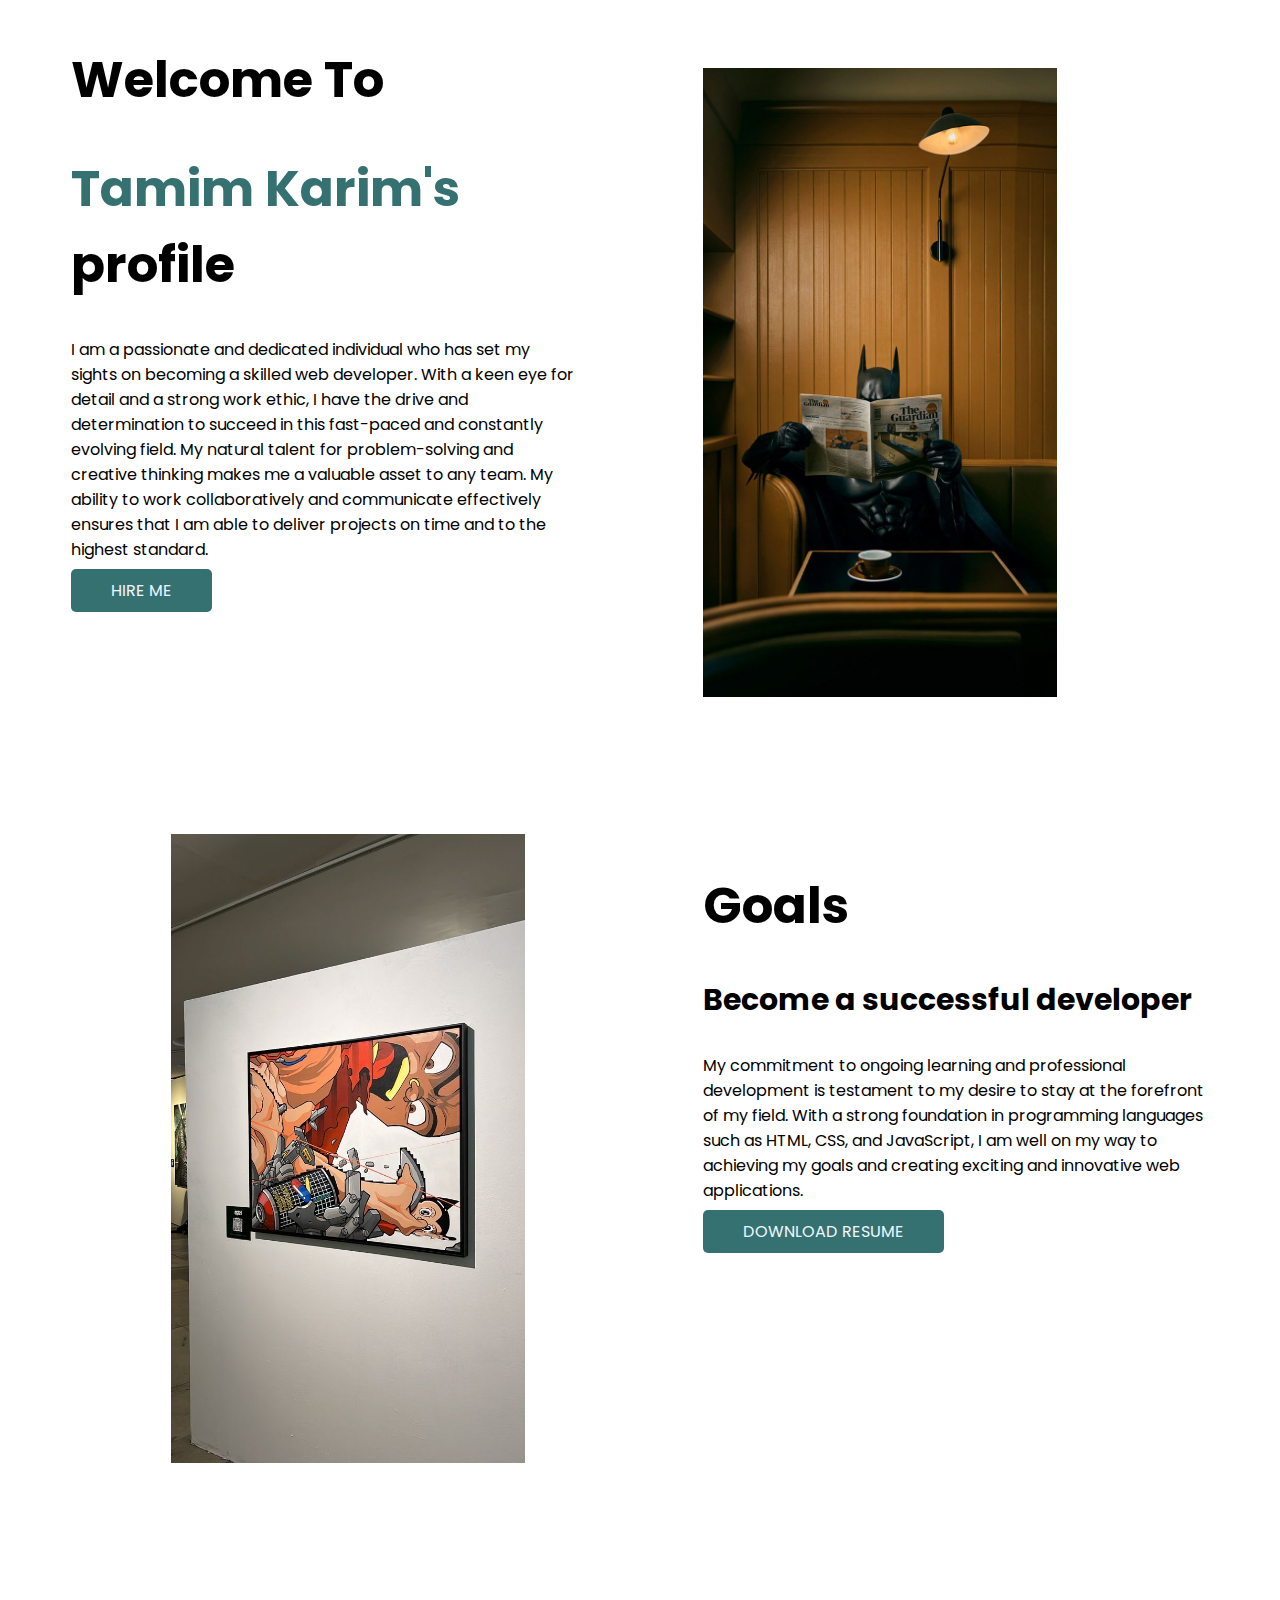
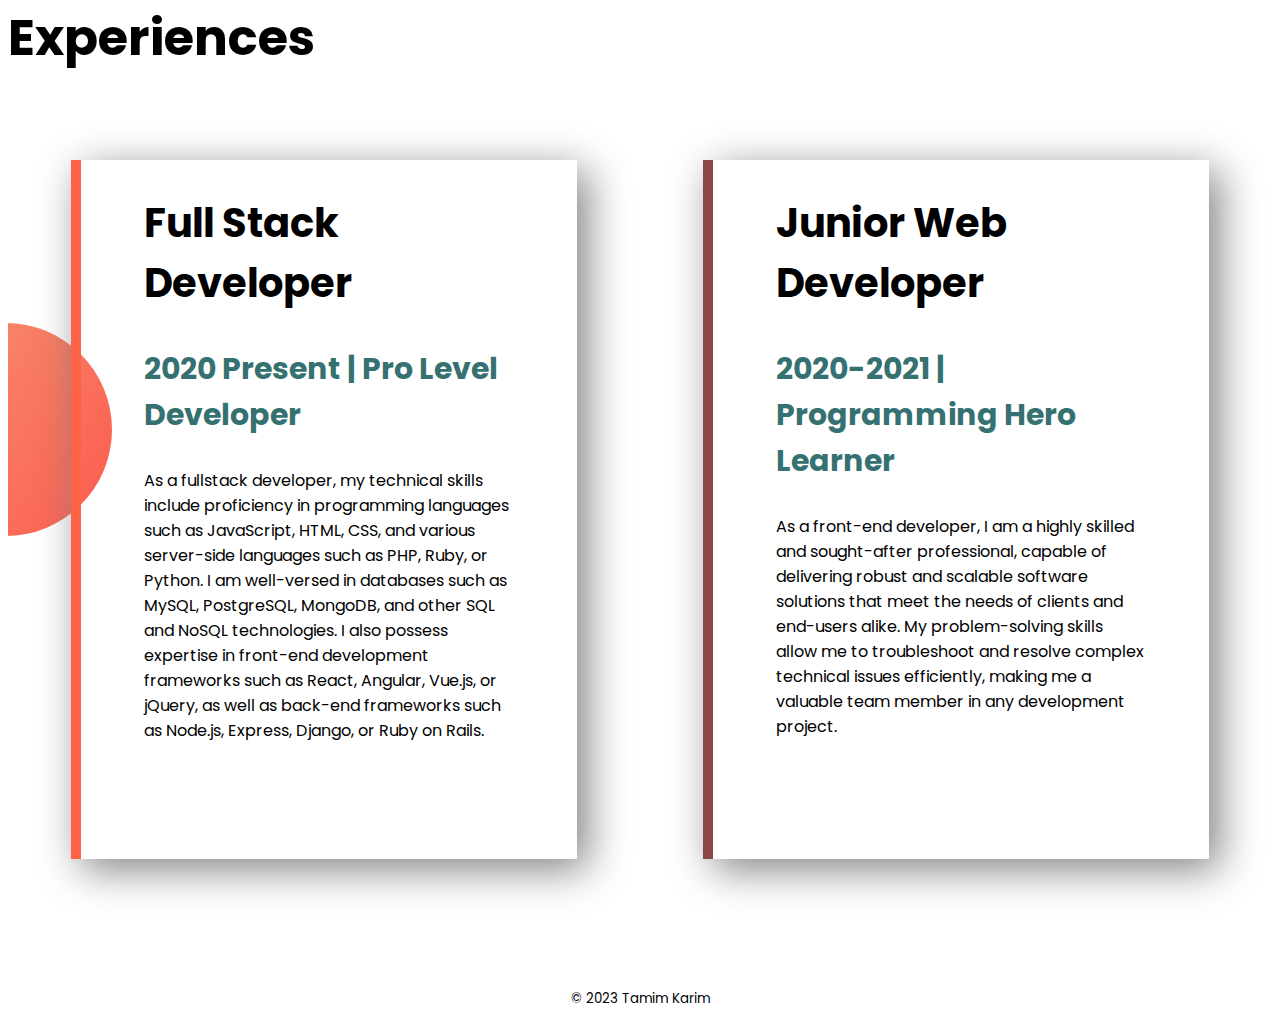
<file: index.html>
<!DOCTYPE html>
<html lang="en">

<head>
    <meta charset="UTF-8">
    <meta http-equiv="X-UA-Compatible" content="IE=edge">
    <meta name="viewport" content="width=device-width, initial-scale=1.0">
    <link rel="preconnect" href="https://fonts.googleapis.com">
    <link rel="preconnect" href="https://fonts.gstatic.com" crossorigin>
    <link href="https://fonts.googleapis.com/css2?family=Poppins&display=swap" rel="stylesheet">
    <link rel="stylesheet" href="style.css">
    <title>Portfolio</title>

</head>

<body>
    <section class="flexible-container">
        <div class="half-width">
            <h1>Welcome To</h1>
            <h1 class="name"> <span class="span">Tamim Karim's</span> profile</h1>
            <p>
                I am a passionate and dedicated individual who has set my sights on becoming a skilled web developer.
                With a
                keen
                eye for detail and a strong work ethic, I have the drive and determination to succeed in this fast-paced
                and
                constantly evolving field.

                My natural talent for problem-solving and creative thinking makes me a valuable asset to any team. My
                ability to
                work collaboratively and communicate effectively ensures that I am able to deliver projects on time and
                to
                the
                highest standard.

            </p>
            <a class="link-button" target="_blank" href="">HIRE ME</a>
        </div>
        <div class="half-width">
            <img id="first-img" src="17 Batman phone wallpapers.jfif" alt="">
        </div>
    </section>

    <section class="sec-2 flexible-container">

        <div class="half-width">
            <img id="second-img" src="Art.jfif" alt="">
        </div>
        <div class="half-width">
            <h1>Goals</h2>
                <h3>Become a successful developer</h3>
                    <p>
                        My commitment to ongoing learning and professional development is testament to my desire to stay
                        at the
                        forefront of
                        my field. With a strong foundation in programming languages such as HTML, CSS, and JavaScript, I
                        am well
                        on
                        my way
                        to achieving my goals and creating exciting and innovative web applications.
                    </p>

                    <a class="link-button" target="_blank" href="">DOWNLOAD RESUME</a>
        </div>

    </section>
    <section class="experience-area">
        <h1 class="exp">Experiences</h1>

        <div class="flexible-container">
            <div id="full-stack" class="experience ">
                <h2>Full Stack Developer</h2>
                <h3 class="span">2020 Present | Pro Level Developer </h3>
                <p>
                    As a fullstack developer, my technical skills include proficiency in programming languages such as JavaScript,
                    HTML,
                    CSS, and various server-side languages such as PHP, Ruby, or Python. I am well-versed in databases such as
                    MySQL,
                    PostgreSQL, MongoDB, and other SQL and NoSQL technologies. I also possess expertise in front-end development
                    frameworks
                    such as React, Angular, Vue.js, or jQuery, as well as back-end frameworks such as Node.js, Express, Django, or
                    Ruby on
                    Rails.
            
            
                </p>
            </div>
            
            <div id="junior-dev" class="experience">
                <h2>Junior Web Developer</h2>
                <h3 class="span">2020-2021 | Programming Hero Learner</h3>
                <p>
                    As a front-end developer, I am a highly skilled and sought-after professional, capable of delivering robust and
                    scalable software solutions that meet the needs of clients and end-users alike. My problem-solving skills allow
                    me to
                    troubleshoot and resolve complex technical issues efficiently, making me a valuable team member in any
                    development
                    project.
                </p>
            </div>
        </div>

    </section>


</body>
<footer>
    <small><p>© 2023 Tamim Karim</p></small>
</footer>

</html>
</file>
<file: style.css>
body{
    font-family: 'Poppins', sans-serif;
    
}
h1{
    font-size: 50px;
    
}
h2{
    font-size: 40px;
}
h3{
    font-size: 30px;
}

.span{
    color: rgb(54, 113, 113);
}
.flexible-container{
    display: flex;
    margin-bottom:130px ;
}
.half-width{
  width: 50%; 
  padding-left: 5%; 
  padding-right: 5%;
}
.half-width img{
    width: 90%;
}
.link-button{
    text-decoration: none;
    background-color: rgb(54, 113, 113);
    padding: 10px 40px;
    border-radius: 5px;
    color: aliceblue;
}
#first-img{
    margin-top: 60px;
   width: 70%;
}
#second-img{
    width: 70%;
    
    margin-left: 100px;
}
.experience{
  width: 40%; 
  padding-left: 5%; 
  padding-right: 5%;
  margin-left: 5%;
  margin-right: 5%;
  box-shadow: 10px 10px 40px gray;
  padding-bottom: 100px;

}
.exp{
    padding-bottom: 50px;
}

.experience-area{
    background-image: url(exp-bg.png
    );
    background-repeat: no-repeat;
    background-position: left;
}
#full-stack{
    
    border-left: 10px solid tomato;
}
#junior-dev{
    border-left: 10px solid rgb(137, 71, 71);
}

footer p{
    text-align: center;
    font-family: 'Poppins', sans-serif;
}
</file>
